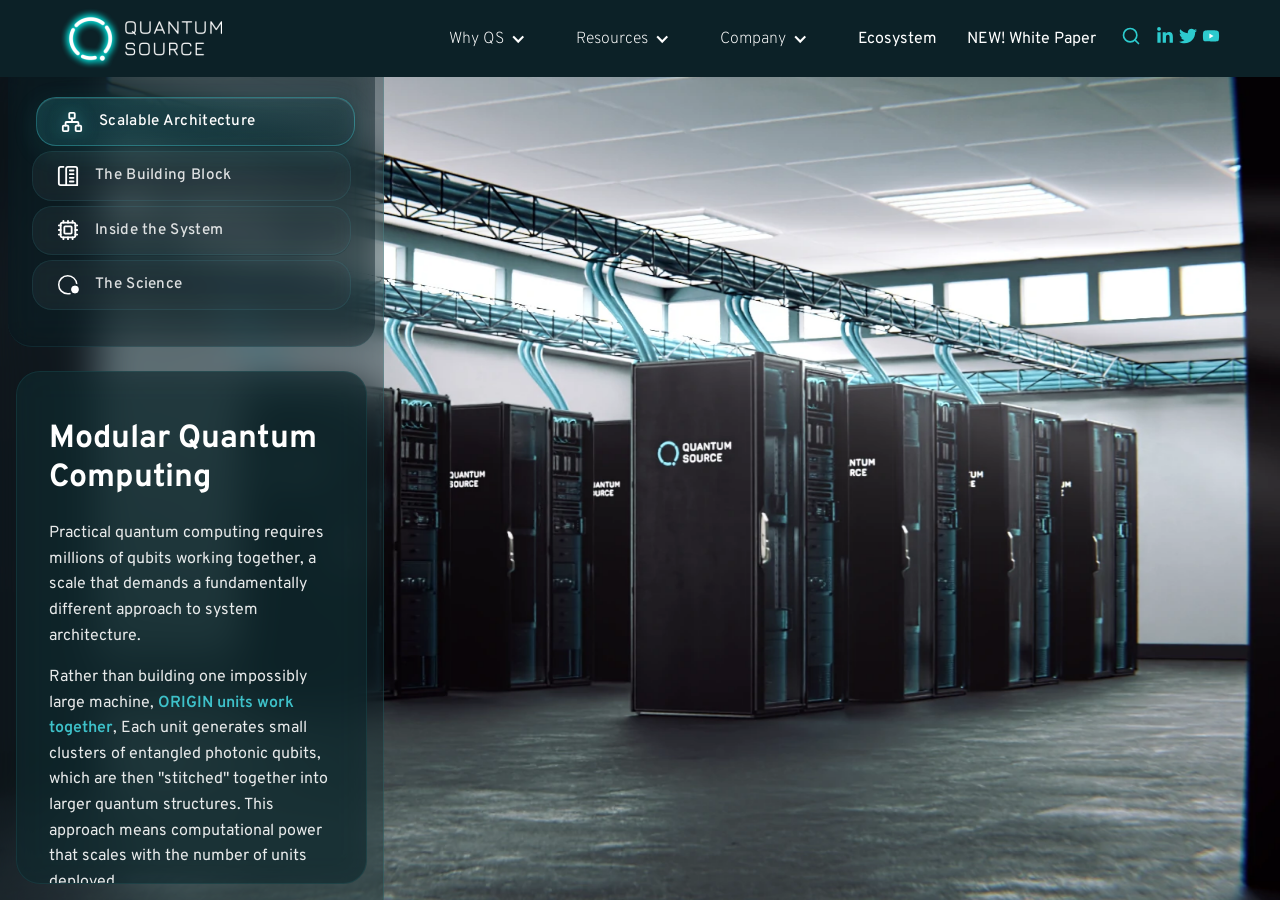
<file: index.html>
<!DOCTYPE html>
<html lang="en">
<head>
    <meta charset="UTF-8">
    <meta name="viewport" content="width=device-width, initial-scale=1.0">
    <title>Quantum Source - Universal Quantum Computing</title>
    <link rel="icon" href="favicon.ico" type="image/x-icon">
    
    <!-- Google Fonts -->
    <link rel="preconnect" href="https://fonts.googleapis.com">
    <link rel="preconnect" href="https://fonts.gstatic.com" crossorigin>
    <link href="https://fonts.googleapis.com/css2?family=Overpass:ital,wght@0,100..900;1,100..900&display=swap" rel="stylesheet">
    
    <!-- Styles -->
    <link rel="stylesheet" href="header/header.css">
    <link rel="stylesheet" href="style.css">
</head>
<body>
    <!-- Site Header -->
    <div data-animation="default" data-collapse="medium" data-duration="400" data-easing="ease" data-easing2="ease"
        role="banner" class="navbar--dark w-nav" id="siteHeader">
        <div class="container w-container">
            <div class="div-block-4">
                <div class="div-block-3">
                    <a href="https://webs-stellar-site-9d0609.webflow.io/" class="brand-2 me-3 w-nav-brand"
                        aria-label="home">
                        <img src="header/qs-logo.png" loading="lazy" width="162" alt="Quantum Source" class="image-57">
                    </a>
                    <nav role="navigation" class="nav-menu-2 w-nav-menu">
                        <div data-hover="false" data-delay="0" class="dropdown-2 w-dropdown" style="max-width: 1120px;">
                            <div class="dropdown-toggle-2 w-dropdown-toggle" aria-haspopup="menu" aria-expanded="false"
                                role="button" tabindex="0">
                                <a href="https://webs-stellar-site-9d0609.webflow.io/resources" class="link-14">Why
                                    QS</a>
                                <div class="icon-3 w-icon-dropdown-toggle" aria-hidden="true"></div>
                            </div>
                            <nav class="dropdown-list-2 w-dropdown-list">
                                <a href="https://webs-stellar-site-9d0609.webflow.io/approach"
                                    class="dropdown-link-3 w-dropdown-link" tabindex="0">Approach</a>
                                <a href="https://webs-stellar-site-9d0609.webflow.io/technology"
                                    class="dropdown-link-3 w-dropdown-link" tabindex="0">Technology</a>
                                <a href="https://webs-stellar-site-9d0609.webflow.io/building-block" aria-current="page"
                                    class="dropdown-link-2 w-dropdown-link w--current" tabindex="0">Building Block</a>
                            </nav>
                        </div>
                        <div data-hover="false" data-delay="0" class="dropdown-2 w-dropdown" style="max-width: 1120px;">
                            <div class="dropdown-toggle-2 w-dropdown-toggle" aria-haspopup="menu" aria-expanded="false"
                                role="button" tabindex="0">
                                <a href="https://webs-stellar-site-9d0609.webflow.io/resources"
                                    class="link-14">Resources</a>
                                <div class="icon-3 w-icon-dropdown-toggle" aria-hidden="true"></div>
                            </div>
                            <nav class="dropdown-list-2 w-dropdown-list">
                                <a href="https://webs-stellar-site-9d0609.webflow.io/resources"
                                    class="dropdown-link-3 w-dropdown-link" tabindex="0">All</a>
                                <a href="https://webs-stellar-site-9d0609.webflow.io/blogs"
                                    class="dropdown-link-3 w-dropdown-link" tabindex="0">Blogs</a>
                                <a href="https://webs-stellar-site-9d0609.webflow.io/papers"
                                    class="dropdown-link-2 w-dropdown-link" tabindex="0">Papers</a>
                                <a href="https://webs-stellar-site-9d0609.webflow.io/videos"
                                    class="dropdown-link-4 w-dropdown-link" tabindex="0">Videos</a>
                                <a href="https://webs-stellar-site-9d0609.webflow.io/news"
                                    class="dropdown-link-5 w-dropdown-link" tabindex="0">News</a>
                            </nav>
                        </div>
                        <div data-hover="false" data-delay="0" class="dropdown-2 w-dropdown" style="max-width: 1120px;">
                            <div class="dropdown-toggle-2 w-dropdown-toggle" aria-haspopup="menu" aria-expanded="false"
                                role="button" tabindex="0">
                                <a href="https://webs-stellar-site-9d0609.webflow.io/resources"
                                    class="link-14">Company</a>
                                <div class="icon-3 w-icon-dropdown-toggle" aria-hidden="true"></div>
                            </div>
                            <nav class="dropdown-list-2 w-dropdown-list">
                                <a href="https://webs-stellar-site-9d0609.webflow.io/about-us"
                                    class="dropdown-link-3 w-dropdown-link" tabindex="0">About</a>
                                <a href="https://www.linkedin.com/company/quantum-source-labs-ltd/" target="_blank"
                                    class="dropdown-link-3 w-dropdown-link" tabindex="0">Careers</a>
                                <a href="https://webs-stellar-site-9d0609.webflow.io/contact-us"
                                    class="dropdown-link-2 w-dropdown-link" tabindex="0">Contact Us</a>
                            </nav>
                        </div>
                        <a href="https://webs-stellar-site-9d0609.webflow.io/ecosystem" class="nav-link-2 w-nav-link"
                            style="max-width: 1120px;">Ecosystem</a>
                        <a href="https://webs-stellar-site-9d0609.webflow.io/contact-us" class="nav-link-2 w-nav-link"
                            style="max-width: 1120px;">NEW! White Paper</a>
                        <div class="searchbox-wrapper">
                            <a href="#" class="search-icon w-inline-block">
                                <div class="html-embed-3 w-embed">
                                    <svg class="feather feather-search" fill="none" height="20" stroke="#2DCBCE"
                                        stroke-linecap="round" stroke-linejoin="round" stroke-width="2"
                                        viewBox="0 0 24 24" width="20" xmlns="http://www.w3.org/2000/svg">
                                        <circle cx="11" cy="11" r="8"></circle>
                                        <line x1="21" x2="16.65" y1="21" y2="16.65"></line>
                                    </svg>
                                </div>
                            </a>
                            <div class="searchresultbox">
                                <div class="w-embed">
                                    <div class="searchbox-grid">
                                        <div class="input-search-grid">
                                            <input class="resultbox" type="search" value="" id="resinput"
                                                placeholder="search">
                                            <button type="submit" class="res-btn" onclick="SearchSite()"></button>
                                        </div>
                                    </div>
                                </div>
                            </div>
                        </div>
                    </nav>
                    <div class="div-block-32">
                        <a href="https://www.linkedin.com/company/quantum-source-labs-ltd/" target="_blank"
                            class="nav-link w-inline-block">
                            <div class="html-embed-3 w-embed">
                                <svg height="18" width="18" fill="#2DCBCE" viewBox="0 0 448 512"
                                    xmlns="http://www.w3.org/2000/svg">
                                    <path
                                        d="M100.28 448H7.4V148.9h92.88zM53.79 108.1C24.09 108.1 0 83.5 0 53.8a53.79 53.79 0 0 1 107.58 0c0 29.7-24.1 54.3-53.79 54.3zM447.9 448h-92.68V302.4c0-34.7-.7-79.2-48.29-79.2-48.29 0-55.69 37.7-55.69 76.7V448h-92.78V148.9h89.08v40.8h1.3c12.4-23.5 42.69-48.3 87.88-48.3 94 0 111.28 61.9 111.28 142.3V448z">
                                    </path>
                                </svg>
                            </div>
                        </a>
                        <a href="https://twitter.com/QS_Labs" target="_blank" class="nav-link w-inline-block">
                            <div class="html-embed-3 w-embed">
                                <svg height="18" width="18" fill="#2DCBCE" version="1.1" viewBox="0 0 512 512"
                                    xml:space="preserve" xmlns="http://www.w3.org/2000/svg">
                                    <rect height="400" style="fill:none;" width="400" x="56" y="56"></rect>
                                    <path
                                        d="M161.014,464.013c193.208,0 298.885,-160.071 298.885,-298.885c0,-4.546 0,-9.072 -0.307,-13.578c20.558,-14.871 38.305,-33.282 52.408,-54.374c-19.171,8.495 -39.51,14.065 -60.334,16.527c21.924,-13.124 38.343,-33.782 46.182,-58.102c-20.619,12.235 -43.18,20.859 -66.703,25.498c-19.862,-21.121 -47.602,-33.112 -76.593,-33.112c-57.682,0 -105.145,47.464 -105.145,105.144c0,8.002 0.914,15.979 2.722,23.773c-84.418,-4.231 -163.18,-44.161 -216.494,-109.752c-27.724,47.726 -13.379,109.576 32.522,140.226c-16.715,-0.495 -33.071,-5.005 -47.677,-13.148l0,1.331c0.014,49.814 35.447,93.111 84.275,102.974c-15.464,4.217 -31.693,4.833 -47.431,1.802c13.727,42.685 53.311,72.108 98.14,72.95c-37.19,29.227 -83.157,45.103 -130.458,45.056c-8.358,-0.016 -16.708,-0.522 -25.006,-1.516c48.034,30.825 103.94,47.18 161.014,47.104">
                                    </path>
                                </svg>
                            </div>
                        </a>
                        <a href="https://www.youtube.com/channel/UC0beEcUIGopYE1I6PlLeJvQ" target="_blank"
                            class="nav-link w-inline-block">
                            <div class="html-embed-3 w-embed">
                                <svg height="18" style="enable-background:new 0 0 512 512;" version="1.1"
                                    viewBox="0 0 512 512" width="18" xml:space="preserve"
                                    xmlns="http://www.w3.org/2000/svg">
                                    <g id="_x33_95-youtube">
                                        <g>
                                            <path
                                                d="M476.387,144.888c-5.291-19.919-20.878-35.608-40.67-40.933C399.845,94.282,256,94.282,256,94.282    s-143.845,0-179.719,9.674c-19.791,5.325-35.378,21.013-40.668,40.933c-9.612,36.105-9.612,111.438-9.612,111.438    s0,75.334,9.612,111.438c5.29,19.92,20.877,34.955,40.668,40.281C112.155,417.719,256,417.719,256,417.719    s143.845,0,179.717-9.674c19.792-5.326,35.379-20.361,40.67-40.281c9.612-36.104,9.612-111.438,9.612-111.438    S485.999,180.994,476.387,144.888z"
                                                style="fill:#2DCBCE;"></path>
                                            <polygon points="208.954,324.723 208.954,187.93 329.18,256.328   "
                                                style="fill:#fff;"></polygon>
                                        </g>
                                    </g>
                                    <g id="Layer_1"></g>
                                </svg>
                            </div>
                        </a>
                    </div>
                    <div class="menu-button-2 w-nav-button" aria-label="menu" role="button" tabindex="0"
                        aria-controls="w-nav-overlay-0" aria-haspopup="menu" aria-expanded="false">
                        <div class="icon-4 w-icon-nav-menu"></div>
                    </div>
                </div>
            </div>
            <div class="w-nav-overlay" data-wf-ignore="" id="w-nav-overlay-0"></div>
        </div>
    </div>
    <!-- Background Animation/Image Container -->
    <div class="background-container">
        <div id="clickCaptureLayer" class="click-capture-layer"></div>
        <img src="assets/images/state1.webp" 
             alt="Quantum Source Lab Environment" 
             class="state-visual"
             id="stateVisual">
        <video class="state-animation" 
               id="stateAnimation"
               preload="auto"
               muted
               playsinline
               webkit-playsinline
               disablePictureInPicture>
            <source src="" type="video/webm">
        </video>
    </div>

    <!-- Desktop Sidebar -->
    <div class="sidebar">
        <!-- Utility Menu -->
        <div class="utility-menu">
            <button class="utility-btn" title="Menu">
                <svg class="utility-icon" viewBox="0 0 24 24">
                    <path d="M3 18h18v-2H3v2zm0-5h18v-2H3v2zm0-7v2h18V6H3z"/>
                </svg>
            </button>
            
            <button class="utility-btn" title="Home">
                <svg class="utility-icon" viewBox="0 0 24 24">
                    <path d="M10 20v-6h4v6h5v-8h3L12 3 2 12h3v8z"/>
                </svg>
            </button>
            
            <button class="utility-btn" title="Audio">
                <svg class="utility-icon" viewBox="0 0 24 24">
                    <path d="M3 9v6h4l5 5V4L7 9H3zm13.5 3c0-1.77-1.02-3.29-2.5-4.03v8.05c1.48-.73 2.5-2.25 2.5-4.02zM14 3.23v2.06c2.89.86 5 3.54 5 6.71s-2.11 5.85-5 6.71v2.06c4.01-.91 7-4.49 7-8.77s-2.99-7.86-7-8.77z"/>
                </svg>
            </button>
        </div>

        <!-- Desktop Navigation Menu -->
        <nav class="nav-menu">
            <button class="nav-item active" data-state="1" data-mobile-text="Architecture">
                <img src="assets/ui-icons/nav-bar/network.svg" class="nav-icon" alt="Scalable Architecture Icon">
                <span class="nav-text">Scalable Architecture</span>
            </button>
            
            <button class="nav-item" data-state="2" data-mobile-text="Origin">
                <img src="assets/ui-icons/nav-bar/building-2.svg" class="nav-icon" alt="The Building Block Icon">
                <span class="nav-text">The Building Block</span>
            </button>
            
            <button class="nav-item" data-state="3" data-mobile-text="System">
                <img src="assets/ui-icons/nav-bar/cpu.svg" class="nav-icon" alt="Inside the System Icon">
                <span class="nav-text">Inside the System</span>
            </button>
            
            <button class="nav-item" data-state="4" data-mobile-text="Science">
                <img src ="assets/ui-icons/nav-bar/cavity-QED2.svg" class="nav-icon" alt="The Science Icon">
                <span class="nav-text">The Science</span>
            </button>
        </nav>

        <!-- Desktop Content Area -->
        <div class="content-area" id="contentArea">
            <h1 class="main-title" id="mainTitle">Modular Quantum Computing</h1>
            <p class="description" id="description1">
                Practical quantum computing requires millions of qubits working together—a scale that demands a fundamentally different approach to system architecture.
            </p>
            <p class="description" id="description2">
                Rather than building one impossibly large machine, ORIGIN units work together. Each unit generates small clusters of entangled photonic qubits, which are then "stitched" together into larger quantum structures. This fusion-based approach means computational power scales with the number of units deployed.
            </p>
            <button class="video-button" id="videoButton" style="display: none;">
                <svg class="video-icon" viewBox="0 0 24 24" fill="none" xmlns="http://www.w3.org/2000/svg">
                    <path d="M8 5v14l11-7z" fill="currentColor"/>
                </svg>
                <span>Watch Full Explainer Video</span>
            </button>
            <div class="svg-container" id="svgContainer"></div>
            <p class="description" id="description3"></p>
        </div>
    </div>

    <!-- Mobile Navigation Bar (shown only on mobile) -->
    <div class="mobile-nav-bar">
        <button class="nav-item active" data-state="1" data-mobile-text="Scalability">
            <img src="assets/ui-icons/nav-bar/network.svg" class="nav-icon" alt="Scalable Architecture Icon">
            <span class="nav-text">Scalable Architecture</span>
        </button>
        
        <button class="nav-item" data-state="2" data-mobile-text="Origin">
            <img src="assets/ui-icons/nav-bar/building-2.svg" class="nav-icon" alt="The Building Block Icon">
            <span class="nav-text">The Building Block</span>
        </button>
        
        <button class="nav-item" data-state="3" data-mobile-text="System">
            <img src="assets/ui-icons/nav-bar/cpu.svg" class="nav-icon" alt="Inside the System Icon">
            <span class="nav-text">Inside the System</span>
        </button>
        
        <button class="nav-item" data-state="4" data-mobile-text="Science">
            <img src="assets/ui-icons/nav-bar/cavity-QED2.svg" class="nav-icon" alt="The Science Icon">
            <span class="nav-text">The Science</span>
        </button>
    </div>

    <!-- Mobile Content Strip (shown only on mobile) -->
    <div class="mobile-content-strip" id="mobileContentArea">
        <h1 class="main-title" id="mobileMainTitle">Modular Quantum Computing</h1>
        <p class="description" id="mobileDescription1">
            Practical quantum computing requires millions of qubits working together—a scale that demands a fundamentally different approach to system architecture.
        </p>
        <p class="description" id="mobileDescription2">
            Rather than building one impossibly large machine, ORIGIN units work together. Each unit generates small clusters of entangled photonic qubits, which are then "stitched" together into larger quantum structures. This fusion-based approach means computational power scales with the number of units deployed.
        </p>
        <button class="video-button" id="mobileVideoButton" style="display: none;">
            <svg class="video-icon" viewBox="0 0 24 24" fill="none" xmlns="http://www.w3.org/2000/svg">
                <path d="M8 5v14l11-7z" fill="currentColor"/>
            </svg>
            <span>Watch Full Explainer Video</span>
        </button>
        <div class="svg-container" id="mobileSvgContainer"></div>
        <p class="description" id="mobileDescription3"></p>
    </div>

    <!-- Script -->
    <script src="header/header.js"></script>
    <script src="script.js"></script>
</body>
</html>
</file>
<file: header/header.css>
/* Font Definitions */
@font-face {
    font-family: webflow-icons;
    src: url("[data-uri]") format("truetype");
    font-weight: normal;
    font-style: normal;
}

[class^="w-icon-"],
[class*=" w-icon-"] {
    speak: none;
    font-variant: normal;
    text-transform: none;
    -webkit-font-smoothing: antialiased;
    -moz-osx-font-smoothing: grayscale;
    font-style: normal;
    font-weight: normal;
    line-height: 1;
    font-family: webflow-icons !important;
}

.w-icon-nav-menu:before {
    content: "";
}

.w-icon-dropdown-toggle:before {
    content: "";
}

/* Base Styles */
/* 
 * Note: Body styles removed to prevent conflicts with main app styles.
 * The main app's style.css handles body styling.
 */

* {
    box-sizing: border-box;
}

/* Header-specific link and image resets */
.navbar--dark a {
    background-color: transparent;
    text-decoration: none;
}

.navbar--dark img {
    border: 0;
    vertical-align: middle;
    max-width: 100%;
    display: inline-block;
}

/* Variables */
:root {
    --arctic-color: #2dcbce;
    --white-color: #fff;
    --navbg-bg: #09181f;
    --text-subheading-color: #0e2c39;
    --text-dark-color: #0e2c39;
}

/* Navbar Styles */
.navbar--dark {
    background-color: #0c2127;
    padding-top: 8px;
    padding-bottom: 8px;
    transition: all .7s ease-in;
    display: block;
    position: fixed;
    top: 0;
    left: 0;
    right: 0;
    z-index: 9999; /* Higher z-index to ensure header stays above all app content */
}

.w-container {
    max-width: 1200px;
    margin-left: auto;
    margin-right: auto;
    padding-left: 20px;
    padding-right: 20px;
}

.w-container:before,
.w-container:after {
    content: " ";
    display: table;
    grid-area: 1 / 1 / 2 / 2;
}

.w-container:after {
    clear: both;
}

.div-block-4 {
    display: flex;
    justify-content: space-between;
    align-items: center;
}

.div-block-3 {
    display: flex;
    justify-content: space-between;
    align-items: center;
    width: 100%;
}

.brand-2 {
    margin-right: 2rem;
    display: flex;
    align-items: center;
}

.nav-menu-2 {
    display: flex;
    padding-top: 0;
    padding-left: 0;
    flex: 1;
    align-self: auto;
    align-items: center;
    justify-content: flex-end;
}

.nav-link-2 {
    color: #fff;
    padding: 10px 15px;
    display: flex;
    align-items: center;
    position: relative;
}

.nav-link-2::after {
    content: "";
    position: absolute;
    bottom: 0;
    left: 15px;
    right: 15px;
    height: 2px;
    background-color: var(--arctic-color);
    transform: scaleX(0);
    transition: transform 0.15s ease;
}

.nav-link-2:hover::after {
    transform: scaleX(1);
}

.nav-link-2:hover {
    color: #fff;
}

.nav-link-2.w--current {
    color: var(--white-color);
    text-decoration: none;
    border-bottom: 2px solid var(--arctic-color);
}

.nav-link-2.w--current::after {
    display: none;
}

/* Dropdown Styles */
.w-dropdown {
    display: inline-block;
    position: relative;
    text-align: left;
    margin-left: auto;
    margin-right: auto;
    z-index: 900;
}

.dropdown-2 {
    margin-left: 15px;
    margin-right: 15px;
    font-family: Overpass, sans-serif;
    font-weight: 200;
    line-height: 1;
}

.dropdown-toggle-2 {
    padding: 10px 0;
    cursor: pointer;
    display: flex;
    align-items: center;
    user-select: none;
    padding-right: 20px;
    color: #222;
    position: relative;
}

.link-14 {
    color: #fff;
    line-height: 1;
    text-decoration: none;
    white-space: nowrap;
}

.w-icon-dropdown-toggle {
    position: relative;
    top: auto;
    bottom: auto;
    right: auto;
    margin-left: 6px;
    width: 1em;
    height: 1em;
    color: #fff;
    display: flex;
    align-items: center;
}

.dropdown-list-2 {
    display: none;
    position: absolute;
    background-color: var(--text-subheading-color);
    width: 120px;
    min-width: 100%;
}

.dropdown-list-2.w--open {
    display: block;
}

.w-dropdown-link {
    padding: 10px 20px;
    display: block;
    color: #222;
}

.dropdown-link-3,
.dropdown-link-2,
.dropdown-link-4,
.dropdown-link-5 {
    color: #fff;
    font-weight: 200;
    text-decoration: none;
}

.dropdown-link-3:hover,
.dropdown-link-2:hover,
.dropdown-link-4:hover,
.dropdown-link-5:hover {
    color: var(--arctic-color);
}

.w-dropdown-link.w--current {
    color: var(--arctic-color);
}

/* Search Box */
.searchbox-wrapper {
    position: relative;
    display: flex;
    align-items: center;
}

.search-icon {
    margin-left: 10px;
    margin-right: 15px;
    display: flex;
    align-items: center;
}

.searchresultbox {
    display: none;
    position: absolute;
    width: 400px;
    right: -110px;
    top: 58px;
    padding: 15px 20px;
    background: #09181f;
}

.searchbox-wrapper.current .searchresultbox {
    display: block;
}

.searchbox-grid {
    display: flex;
    justify-content: flex-start;
    align-items: center;
}

.input-search-grid {
    width: 100%;
    position: relative;
}

.resultbox {
    width: 100%;
    height: 38px;
    color: #333;
    background-color: #fff;
    border: 1px solid #ccc;
    padding: 8px 12px;
    font-size: 14px;
    display: block;
}

.res-btn {
    position: absolute;
    right: 0px;
    top: 0px;
    background-image: url(https://cdn.prod.website-files.com/656dc935e090a122a4b2647f/65f2bf55e0c85b400473e5a2_8666693_search_icon-svg.png);
    background-repeat: no-repeat;
    background-size: 24px;
    background-color: #2dcbce;
    background-position: center;
    width: 40px;
    height: 100%;
    border: 0;
    cursor: pointer;
}

/* Social Icons */
.div-block-32 {
    display: flex;
    align-items: center;
    gap: 5px;
    align-self: center;
}

.medium-icon {
    margin-left: 10px;
    margin-right: 10px;
}

/* Mobile Menu Button */
.menu-button-2 {
    display: none;
    /* Hidden on desktop */
    padding: 18px;
    cursor: pointer;
    user-select: none;
    font-size: 24px;
}

.w-nav-button {
    position: relative;
    float: right;
    padding: 18px;
    font-size: 24px;
    display: none;
    cursor: pointer;
    -webkit-tap-highlight-color: rgba(0, 0, 0, 0);
    user-select: none;
}

.icon-4 {
    color: #fff;
}

/* Responsive Styles */
@media screen and (max-width: 991px) {
    .w-container {
        max-width: 728px;
        padding-left: 50px;
        padding-right: 50px;
    }

    .w-nav-menu {
        display: none;
        /* Hidden by default on mobile, toggled by JS */
    }

    .nav-menu-2 {
        display: none;
        background-color: var(--navbg-bg);
        padding-top: 20px;
        padding-bottom: 20px;
        position: absolute;
        top: 100%;
        left: 0;
        right: 0;
        flex-direction: column;
        padding-left: 120px;
        align-items: flex-start;
    }

    .nav-menu-2.w--nav-menu-open {
        display: flex;
    }

    .menu-button-2 {
        display: block;
        padding: 10px;
    }

    .w-nav-button {
        display: block;
    }

    .dropdown-2 {
        margin-left: 0;
        margin-right: 0;
        display: block;
        padding: 10px 0;
    }

    .dropdown-list-2 {
        position: static;
        width: 100%;
        background-color: transparent;
        padding-left: 20px;
    }

    .nav-link-2 {
        padding: 10px 0;
    }

    .nav-link-2::after {
        display: none;
    }

    .nav-link-2:hover {
        color: var(--arctic-color);
    }

    .div-block-3 {
        align-items: center;
    }

    .search-icon {
        display: none;
    }

    .searchbox-wrapper {
        display: none;
    }

    .div-block-32 {
        display: flex;
        margin-left: auto;
        margin-right: 0;
    }

    /* Mobile Menu Styling from source */
    body nav.w-nav-menu {
        width: 680px;
        margin: auto;
    }

    body nav.w-nav-menu:before {
        content: "";
        background: var(--navbg-bg);
        position: absolute;
        left: -140px;
        right: 0;
        top: 0;
        bottom: 0;
        width: 9999px;
    }
}

@media screen and (max-width: 767px) {
    .navbar--dark {
        padding-top: 10px;
        padding-bottom: 10px;
    }

    .w-nav-brand {
        padding-left: 0;
    }

    .brand-2 img {
        width: 120px;
    }

    body nav.w-nav-menu {
        width: 100%;
        margin: 0;
    }

    .nav-link-2.w--current {
        width: auto;
    }

    .menu-button-2.w--open {
        background-color: transparent;
    }

    .menu-button-2.w--open .icon-4 {
        color: #2dcbce;
    }

    .div-block-3 {
        justify-content: space-between;
        width: 100%;
    }

    .nav-menu-2 {
        padding-left: 60px;
    }

    .searchbox-wrapper {
        display: none;
    }
}
</file>
<file: style.css>
/**
 * Origin Interactive Experience - Stylesheet (Production Version)
 * 
 * LAYOUT MODES:
 * - Desktop (width > 768px): Sidebar with nav + content on left, visual on right
 * - Mobile Portrait (width ≤ 768px, portrait): Top nav bar, visual below, content strip at bottom
 * - Mobile Landscape (width ≤ 1024px, landscape): Narrow sidebar, content strip, visual on right
 * 
 * KEY CUSTOMIZATION POINTS:
 * - Colors: Modify CSS variables in :root
 * - Utility menu: Change .utility-menu { display: none; } to enable audio controls
 * - Breakpoints: 768px mobile threshold, 1024px tablet threshold
 * 
 * NOTE: Uses backdrop-filter for glass morphism effects. Requires Safari 9+, Chrome 76+
 */

/* CSS Variables v13 - Modern Elegant Design with Glass Morphism */
:root {
    --secondary-bg: #0F282D;
    --main-bg: #183948;
    --menu-bar: #09181F;
    --secondary: #166470;
    --accent: #3EC1C9;
    --text-overlay-bg: rgba(15, 40, 45, 0.8);
    --menu-gradient: linear-gradient(90deg, #0F282D 0%, rgba(15, 40, 45, 0.8) 100%);
    --glass-bg: rgba(255, 255, 255, 0.05);
    --glass-border: rgba(62, 193, 201, 0.1);
    --glass-hover: rgba(62, 193, 201, 0.08);
    --glass-active: linear-gradient(135deg, rgba(62, 193, 201, 0.2), rgba(22, 100, 112, 0.15));
    /* Header height variables for proper spacing */
    --header-height: 52px;
    --header-height-mobile: 56px;
}

/* CSS Reset */
* {
    margin: 0;
    padding: 0;
    box-sizing: border-box;
}

html, body {
    height: 100%;
    font-family: 'Overpass', -apple-system, BlinkMacSystemFont, 'Segoe UI', Roboto, sans-serif;
    overflow: hidden;
    background: var(--menu-bar);
    /* Optimize touch responsiveness */
    touch-action: manipulation;
    -webkit-tap-highlight-color: transparent;
}

/* Full Screen Background Container */
.background-container {
    position: fixed;
    top: var(--header-height);
    left: 0;
    width: 100vw;
    height: calc(100vh - var(--header-height));
    z-index: 1;
    overflow: hidden;
}

.state-visual {
    width: 100%;
    height: 100%;
    object-fit: cover;
    object-position: center;
    will-change: transform;
}

.state-animation {
    position: absolute;
    top: 0;
    left: 0;
    width: 100%;
    height: 100%;
    object-fit: cover;
    object-position: center center;
    opacity: 0;
    transition: opacity 0.1s ease;
    z-index: 2;
    will-change: opacity;
    /* Force consistent scaling regardless of video dimensions */
    transform: scale(1);
    transform-origin: center center;
    /* Ensure consistent pixel alignment */
    backface-visibility: hidden;
    -webkit-backface-visibility: hidden;
}

.state-animation.playing {
    opacity: 1;
}

/* Make background elements completely non-interactive, EXCEPT the click capture layer */
.background-container {
    touch-action: none;
}

.state-visual,
.state-animation {
    pointer-events: none;
    user-select: none;
    -webkit-user-select: none;
    -webkit-touch-callout: none;
    -webkit-tap-highlight-color: transparent;
}

/* Desktop Layout - Default */
.sidebar {
    position: fixed;
    top: var(--header-height);
    left: 0;
    width: 30vw;
    height: calc(100vh - var(--header-height));
    background: rgba(15, 40, 45, 0.4);
    backdrop-filter: blur(20px);
    -webkit-backdrop-filter: blur(20px);
    border-right: 1px solid rgba(62, 193, 201, 0.15);
    z-index: 10;
    display: flex;
    flex-direction: column;
}

/* Desktop Navigation Menu */
.nav-menu {
    background: rgba(9, 24, 31, 0.3);
    backdrop-filter: blur(15px);
    -webkit-backdrop-filter: blur(15px);
    padding: 2rem 1.5rem;
    border-bottom: 1px solid rgba(62, 193, 201, 0.1);
    border-radius: 0 0 24px 24px;
    margin: 0.5rem;
}

.nav-item {
    display: flex;
    align-items: center;
    padding: 0.8rem 1.5rem;
    margin: 0.3rem 0;
    color: rgba(255, 255, 255, 0.85);
    text-decoration: none;
    transition: all 0.3s cubic-bezier(0.25, 0.46, 0.45, 0.94);
    border: none;
    background: rgba(255, 255, 255, 0.05);
    backdrop-filter: blur(10px);
    -webkit-backdrop-filter: blur(10px);
    border-radius: 20px;
    width: 100%;
    cursor: pointer;
    font-family: inherit;
    position: relative;
    overflow: hidden;
    transform: scale(1);
    border: 1px solid rgba(62, 193, 201, 0.1);
}

/* Immediate press feedback */
.nav-item:active {
    transform: scale(0.98);
    transition: transform 0.1s ease;
}

/* Ripple animation for touch feedback */
.nav-item.ripple {
    animation: ripple-effect 0.4s ease-out;
}

@keyframes ripple-effect {
    0% { transform: scale(0.95); }
    50% { transform: scale(1.02); }
    100% { transform: scale(1); }
}

/* Modern hover effect with pill expansion */
.nav-item::before {
    content: '';
    position: absolute;
    top: 0;
    left: 0;
    right: 0;
    bottom: 0;
    background: linear-gradient(135deg, rgba(62, 193, 201, 0.15), rgba(22, 100, 112, 0.15));
    border-radius: 20px;
    opacity: 0;
    transition: opacity 0.3s ease;
    z-index: -1;
}

.nav-item:hover {
    background: rgba(62, 193, 201, 0.08);
    border-color: rgba(62, 193, 201, 0.3);
    color: white;
    transform: translateX(8px) scale(1.02);
    box-shadow: 
        0 4px 20px rgba(62, 193, 201, 0.1),
        0 2px 8px rgba(0, 0, 0, 0.2);
}

.nav-item:hover::before {
    opacity: 1;
}

.nav-item.active {
    background: linear-gradient(135deg, rgba(62, 193, 201, 0.2), rgba(22, 100, 112, 0.15));
    border-color: rgba(62, 193, 201, 0.4);
    color: white;
    box-shadow: 
        0 6px 25px rgba(62, 193, 201, 0.15),
        0 3px 12px rgba(0, 0, 0, 0.3),
        inset 0 1px 0 rgba(255, 255, 255, 0.1);
    transform: translateX(4px);
    animation: subtle-glow 3s ease-in-out infinite;
}

/* Subtle glow animation for active state */
@keyframes subtle-glow {
    0%, 100% { box-shadow: 0 6px 25px rgba(62, 193, 201, 0.15), 0 3px 12px rgba(0, 0, 0, 0.3), inset 0 1px 0 rgba(255, 255, 255, 0.1); }
    50% { box-shadow: 0 6px 30px rgba(62, 193, 201, 0.2), 0 3px 15px rgba(0, 0, 0, 0.3), inset 0 1px 0 rgba(255, 255, 255, 0.15); }
}

.nav-icon {
    width: 22px;
    height: 22px;
    margin-right: 1rem;
    fill: currentColor;
    transition: all 0.3s ease;
    position: relative;
    z-index: 1;
}

.nav-icon[src$=".svg"] {
    filter: brightness(0) invert(1);
}

.nav-item:hover .nav-icon {
    transform: scale(1.1);
}

.nav-item.active .nav-icon {
    filter: brightness(0) invert(1) drop-shadow(0 0 8px rgba(62, 193, 201, 0.6));
}

.nav-text {
    font-size: 0.95rem;
    font-weight: 500;
    position: relative;
    z-index: 1;
    letter-spacing: 0.3px;
}

/* Desktop Content Area */
.content-area {
    flex: 1;
    padding: 3rem 2rem;
    background: rgba(15, 40, 45, 0.6);
    backdrop-filter: blur(15px);
    -webkit-backdrop-filter: blur(15px);
    overflow-y: auto;
    transition: opacity 0.3s ease;
    margin: 1rem;
    border-radius: 24px;
    border: 1px solid rgba(62, 193, 201, 0.1);
    /* Custom scrollbar styling */
    scrollbar-width: thin;
    scrollbar-color: rgba(62, 193, 201, 0.6) rgba(255, 255, 255, 0.1);
}

/* Webkit scrollbar styling for desktop content area */
.content-area::-webkit-scrollbar {
    width: 8px;
}

.content-area::-webkit-scrollbar-track {
    background: rgba(255, 255, 255, 0.05);
    border-radius: 4px;
    margin: 8px 0;
}

.content-area::-webkit-scrollbar-thumb {
    background: rgba(62, 193, 201, 0.6);
    border-radius: 4px;
    transition: background 0.3s ease;
}

.content-area::-webkit-scrollbar-thumb:hover {
    background: rgba(62, 193, 201, 0.8);
}

.content-area::-webkit-scrollbar-corner {
    background: transparent;
}

.content-area.fade-out {
    opacity: 0;
}

.main-title {
    font-family: 'Overpass', sans-serif;
    font-weight: 700;
    font-size: 2rem;
    color: white !important;
    line-height: 1.2;
    margin-bottom: 1.5rem;
}

.description {
    color: rgba(255, 255, 255, 0.9) !important;
    line-height: 1.6;
    font-size: 1rem;
    margin-bottom: 1rem;
}

.description:last-child {
    margin-bottom: 0;
}

/* SVG Container Styles */
.svg-container {
    margin-top: 2rem;
    margin-bottom: 2rem;
    text-align: center;
    opacity: 0;
    transition: opacity 0.5s ease-in;
    width: 100%;
}

.svg-container svg {
    width: 100% !important;
    height: auto !important;
    max-height: 300px;
    min-height: 200px;
    filter: drop-shadow(0 2px 8px rgba(0, 0, 0, 0.3));
    display: block;
    margin: 0 auto;
}

/* Third description appears after SVG */
#description3,
#mobileDescription3 {
    margin-top: 1rem;
    display: none;
    opacity: 1;
    transition: opacity 0.3s ease;
}

/* Mobile SVG adjustments */
@media (max-width: 768px) {
    .svg-container {
        margin-top: 1.5rem;
    }
    
    .svg-container svg {
        width: 100% !important;
        max-height: 220px;
        min-height: 150px;
    }
}

/* Landscape mode SVG adjustments */
@media (max-width: 1024px) and (orientation: landscape) {
    .svg-container svg {
        width: 100% !important;
        max-height: 180px;
        min-height: 120px;
    }
}

.highlight {
    color: var(--accent) !important;
    font-weight: 600;
}

/* Video Button Styles */
.video-button {
    display: inline-flex;
    align-items: center;
    gap: 0.75rem;
    padding: 1rem 1.75rem;
    margin: 1.5rem 0;
    background: linear-gradient(135deg, rgba(62, 193, 201, 0.15), rgba(22, 100, 112, 0.1));
    border: 1px solid rgba(62, 193, 201, 0.3);
    border-radius: 16px;
    color: white;
    font-family: 'Overpass', sans-serif;
    font-size: 1rem;
    font-weight: 600;
    cursor: pointer;
    transition: all 0.3s cubic-bezier(0.25, 0.46, 0.45, 0.94);
    box-shadow: 0 4px 15px rgba(62, 193, 201, 0.1);
    backdrop-filter: blur(10px);
    -webkit-backdrop-filter: blur(10px);
}

.video-button:hover {
    background: linear-gradient(135deg, rgba(62, 193, 201, 0.25), rgba(22, 100, 112, 0.2));
    border-color: rgba(62, 193, 201, 0.5);
    transform: translateY(-2px) scale(1.02);
    box-shadow: 0 6px 25px rgba(62, 193, 201, 0.2);
}

.video-button:active {
    transform: translateY(0) scale(0.98);
    transition: transform 0.1s ease;
}

.video-icon {
    width: 20px;
    height: 20px;
    fill: currentColor;
    transition: transform 0.3s ease;
}

.video-button:hover .video-icon {
    transform: scale(1.1);
}

/* Mobile elements - hidden on desktop */
.mobile-nav-bar {
    display: none;
}

.mobile-content-strip {
    display: none;
}

.utility-menu {
    display: none;
}

/* Tablet Layout */
@media (max-width: 1024px) {
    .sidebar {
        width: 42vw;
    }
    
    .main-title {
        font-size: 1.75rem;
    }
    
    .nav-item {
        padding: 0.75rem 1.5rem;
    }
    
    .nav-item:hover {
        padding-left: 2rem;
    }
}

/* MOBILE LAYOUTS - General mobile styles first */
@media (max-width: 768px) {
    /* Hide desktop sidebar on all mobile */
    .sidebar {
        display: none;
    }
    
    /* Mobile nav bar styling - positioned below header with generous spacing */
    .mobile-nav-bar {
        display: flex;
        position: fixed;
        top: calc(var(--header-height-mobile) + 16px);
        left: 0;
        width: 100vw;
        height: 85px;
        background: rgba(9, 24, 31, 0.8);
        backdrop-filter: blur(20px);
        -webkit-backdrop-filter: blur(20px);
        z-index: 20;
        align-items: center;
        justify-content: center;
        border-bottom: 1px solid rgba(62, 193, 201, 0.15);
        padding: 0.8rem 0.5rem;
        gap: 0.5rem;
    }
    
    .mobile-nav-bar .nav-item {
        display: flex;
        flex-direction: column;
        align-items: center;
        padding: 0.8rem 1rem;
        color: rgba(255, 255, 255, 0.8);
        background: rgba(255, 255, 255, 0.05);
        backdrop-filter: blur(10px);
        -webkit-backdrop-filter: blur(10px);
        border: 1px solid rgba(62, 193, 201, 0.1);
        border-radius: 18px;
        cursor: pointer;
        font-family: inherit;
        transition: all 0.3s cubic-bezier(0.25, 0.46, 0.45, 0.94);
        flex: 1;
        gap: 0.4rem;
        height: 65px;
        justify-content: center;
    }
    
    .mobile-nav-bar .nav-item:active {
        transform: scale(0.95);
    }
    
    .mobile-nav-bar .nav-item:hover {
        background: rgba(62, 193, 201, 0.08);
        border-color: rgba(62, 193, 201, 0.25);
        color: white;
        transform: scale(1.05);
    }
    
    .mobile-nav-bar .nav-item.active {
        background: linear-gradient(135deg, rgba(62, 193, 201, 0.15), rgba(22, 100, 112, 0.1));
        border-color: rgba(62, 193, 201, 0.3);
        color: white;
        box-shadow: 
            0 4px 15px rgba(62, 193, 201, 0.1),
            0 2px 8px rgba(0, 0, 0, 0.2),
            inset 0 1px 0 rgba(255, 255, 255, 0.1);
        transform: scale(1.02);
    }
    
    .mobile-nav-bar .nav-icon {
        width: 22px;
        height: 22px;
        fill: currentColor;
        margin-right: 0;
        transition: all 0.3s ease;
        flex-shrink: 0;
    }
    
    .mobile-nav-bar .nav-icon[src$=".svg"] {
        filter: brightness(0) invert(1);
    }
    
    .mobile-nav-bar .nav-item:hover .nav-icon {
        transform: scale(1.1);
    }
    
    .mobile-nav-bar .nav-item.active .nav-icon {
        filter: brightness(0) invert(1) drop-shadow(0 0 6px rgba(62, 193, 201, 0.5));
    }
    
    .mobile-nav-bar .nav-text {
        font-size: 0.75rem;
        font-weight: 500;
        letter-spacing: 0.2px;
        flex-shrink: 0;
        text-align: center;
    }
    
    /* Mobile content strip styling */
    .mobile-content-strip {
        display: block;
        position: fixed;
        bottom: 0;
        left: 0;
        right: 0;
        width: 100vw;
        background: rgba(15, 40, 45, 0.85);
        backdrop-filter: blur(20px);
        -webkit-backdrop-filter: blur(20px);
        z-index: 15;
        padding: 2rem 1.5rem 4.5rem 1.5rem;
        overflow-y: auto;
        transition: opacity 0.3s ease;
        box-shadow: 
            0 -4px 25px rgba(0, 0, 0, 0.3),
            0 -1px 0 rgba(62, 193, 201, 0.1);
        border-radius: 0 0 28px 28px;
        border-top: 1px solid rgba(62, 193, 201, 0.15);
        min-height: 200px;
    }
    
    .mobile-content-strip.fade-out {
        opacity: 0;
    }
    
    .mobile-content-strip .main-title {
        font-size: 1.4rem;
        margin-bottom: 1rem;
        line-height: 1.2;
        color: white !important;
        font-weight: 700;
    }
    
    .mobile-content-strip .description {
        font-size: 1rem;
        line-height: 1.6;
        margin-bottom: 0.8rem;
        color: rgba(255, 255, 255, 0.9) !important;
    }
    
    .mobile-content-strip .description:last-child {
        margin-bottom: 1rem;
    }
}

/* MOBILE PORTRAIT Mode - for taller screens */
@media (max-width: 768px) and (orientation: portrait) {
    /* Background container fills viewport below header and mobile nav (with spacing) */
    .background-container {
        position: fixed;
        top: calc(var(--header-height-mobile) + 16px + 85px);
        left: 0;
        right: 0;
        bottom: 0;
        width: 100vw;
        height: calc(100vh - var(--header-height-mobile) - 16px - 85px);
        z-index: 1;
    }
    
    /* Image anchored to top of container */
    .state-visual,
    .state-animation {
        position: absolute;
        top: 0;
        left: 0;
        width: 100%;
        height: auto;
        max-height: 65vh;
        object-fit: contain;
        object-position: top center;
    }
    
    /* Content strip - positioned by JavaScript */
    .mobile-content-strip {
        position: fixed;
        left: 0;
        right: 0;
        width: 100vw;
        background: var(--text-overlay-bg);
        z-index: 15;
        padding: 1.25rem 1.25rem 2.5rem 1.25rem;
        overflow-y: auto;
        transition: top 0.3s ease;
        box-shadow: 0 -2px 15px rgba(0, 0, 0, 0.4);
    }
}

/* LANDSCAPE Mode - When height < 740px */
@media (max-width: 1024px) and (orientation: landscape) {
    /* Hide portrait mobile elements */
    .mobile-nav-bar {
        display: none !important;
    }
    
    .mobile-content-strip {
        display: none !important;
    }
    
    /* Show landscape sidebar - account for header */
    .sidebar {
        display: flex !important;
        position: fixed;
        top: var(--header-height);
        left: 0;
        width: 17vw;
        min-width: 108px;
        height: calc(100vh - var(--header-height));
        background: rgba(9, 24, 31, 0.6);
        backdrop-filter: blur(20px);
        -webkit-backdrop-filter: blur(20px);
        z-index: 10;
        flex-direction: column;
        border-right: 1px solid rgba(62, 193, 201, 0.15);
        padding: 1rem 0.5rem;
    }
    
    .sidebar .nav-menu {
        padding: 1rem 0;
        border-bottom: none;
        background: transparent;
        border-radius: 16px;
        margin: 0;
    }
    
    .sidebar .nav-item {
        flex-direction: column;
        padding: 0.8rem 0.5rem;
        text-align: center;
        margin: 0.3rem 0;
        border-radius: 12px;
        background: rgba(255, 255, 255, 0.05);
        border: 1px solid rgba(62, 193, 201, 0.08);
    }
    
    .sidebar .nav-item:hover {
        padding: 0.8rem 0.5rem;
        transform: scale(1.05);
        background: rgba(62, 193, 201, 0.08);
        border-color: rgba(62, 193, 201, 0.2);
    }
    
    .sidebar .nav-item.active {
        border: 1px solid rgba(62, 193, 201, 0.3);
        background: linear-gradient(135deg, rgba(62, 193, 201, 0.15), rgba(22, 100, 112, 0.1));
        box-shadow: 
            0 4px 15px rgba(62, 193, 201, 0.1),
            inset 0 1px 0 rgba(255, 255, 255, 0.1);
    }
    
    .sidebar .nav-icon {
        margin-right: 0;
        margin-bottom: 0.25rem;
        width: 20px;
        height: 20px;
    }
    
    .sidebar .nav-text {
        font-size: 0.65rem;
        line-height: 1;
    }
    
    /* Hide sidebar's content area */
    .sidebar .content-area {
        display: none;
    }
    
    /* Show desktop content area in middle - account for header */
    .content-area {
        display: block !important;
        position: fixed;
        top: var(--header-height);
        left: 17vw;
        width: 33vw;
        height: calc(100vh - var(--header-height));
        padding: 2rem 1.5rem;
        overflow-y: auto;
        background: rgba(15, 40, 45, 0.6);
        backdrop-filter: blur(15px);
        -webkit-backdrop-filter: blur(15px);
        z-index: 5;
        margin: 1rem;
        border-radius: 24px;
        border: 1px solid rgba(62, 193, 201, 0.1);
    }
    
    .content-area .main-title {
        font-size: 1.4rem;
        margin-bottom: 1rem;
    }
    
    .content-area .description {
        font-size: 0.9rem;
        line-height: 1.5;
    }
    
    /* Background on right side for landscape - account for header */
    .background-container {
        position: fixed;
        left: 52vw;
        right: 0;
        top: var(--header-height);
        height: calc(100vh - var(--header-height));
        width: 48vw;
        z-index: 1;
        display: block;
    }
    
    /* Reset visual positioning for landscape */
    .state-visual,
    .state-animation {
        position: absolute;
        width: 100%;
        height: 100%;
        object-fit: cover;
        object-position: center;
        max-height: none;
    }
}

/* Small devices portrait adjustments - account for header */
@media (max-width: 480px) and (min-height: 740px) {
    .mobile-nav-bar {
        height: 80px;
        padding: 0.6rem 0.8rem;
    }
    
    .mobile-nav-bar .nav-item {
        height: 60px;
        padding: 0.7rem 0.5rem;
        max-width: 70px;
    }
    
    .mobile-nav-bar .nav-icon {
        width: 20px;
        height: 20px;
    }
    
    .mobile-nav-bar .nav-text {
        font-size: 0.7rem;
    }
    
    .background-container {
        top: calc(var(--header-height-mobile) + 16px + 80px);
        height: calc(100vh - var(--header-height-mobile) - 16px - 80px);
    }
    
    .state-visual,
    .state-animation {
        max-height: calc(100vh - var(--header-height-mobile) - 16px - 80px - 200px); /* Adjusted for header + spacing + nav */
    }
    
    .mobile-content-strip {
        max-height: 45vh;
        padding: 1.5rem 1.2rem 2.5rem 1.2rem;
        min-height: 180px;
    }
    
    .mobile-content-strip .main-title {
        font-size: 1.25rem;
        margin-bottom: 0.8rem;
    }
    
    .mobile-content-strip .description {
        font-size: 0.9rem;
        margin-bottom: 0.7rem;
    }
}

/* Text transition effects */
.text-transition-wrapper {
    transition: opacity 0.2s ease-in-out;
}

.click-capture-layer {
    position: absolute;
    top: 0;
    left: 0;
    width: 100%;
    height: 100%;
    z-index: 5; /* Above videos but below UI elements */
    cursor: pointer; /* Shows a hand cursor to indicate clickability */
    pointer-events: auto; /* Allows clicks to pass through */

    -webkit-user-select: none !important;
    -ms-user-select: none !important;
    user-select: none !important;
    -webkit-tap-highlight-color: transparent !important;
    -webkit-touch-callout: none !important;
    outline: none !important;
}

/* Force alignment between static images and animations regardless of media queries */
.state-visual,
.state-animation {
    position: absolute !important;
    top: 0 !important;
    left: 0 !important;
    width: 100% !important;
    height: 100% !important;
    object-fit: cover !important;
    object-position: center !important;
    max-height: none !important;
}

/* Keep other properties for animations */
.state-animation {
    opacity: 0;
    transition: opacity 0.1s ease;
    z-index: 2;
}

/* Keep videos and images protected from direct interaction */
.state-visual,
.state-animation {
    pointer-events: none;
    user-select: none;
    -webkit-user-select: none;
}

/* FINAL OVERRIDE FOR ALL MEDIA QUERIES - ADD AT END OF FILE */
.state-visual,
.state-animation {
    position: absolute !important;
    left: 0 !important;
    width: 100% !important;
    object-fit: cover !important;
}

/* Desktop and landscape mode */
@media (min-width: 769px), (max-width: 768px) and (orientation: landscape) {
    .state-visual,
    .state-animation {
        top: 0 !important;
        height: 100% !important; 
        max-height: none !important;
        object-position: center !important;
    }
}

/* Portrait mode - show full visuals without cropping */
@media (max-width: 768px) and (orientation: portrait) {
    .state-visual,
    .state-animation {
        position: absolute !important;
        top: 0 !important;
        left: 0 !important;
        width: 100% !important;
        height: auto !important; /* Let height adjust based on aspect ratio */
        max-height: 60vh !important;
        object-fit: contain !important; /* Show entire image without cropping */
        object-position: center top !important;
    }
    
    /* Optional: Add a background color to fill empty space */
    .background-container {
        background-color: #09181F;
        touch-action: none;
        -webkit-tap-highlight-color: transparent !important;
        -webkit-touch-callout: none !important;
        user-select: none !important;
        -webkit-user-select: none !important;
        -ms-user-select: none !important;
        outline: none !important;
    }
}

/* Make sure click capture works */
.click-capture-layer {
    position: absolute !important;
    top: 0 !important;
    left: 0 !important;
    width: 100% !important;
    height: 100% !important;
    z-index: 10 !important;
    cursor: pointer !important;
    pointer-events: auto !important;
}

/* Performance optimizations */
.nav-item,
.state-visual,
.state-animation,
.content-area {
    -webkit-backface-visibility: hidden;
    backface-visibility: hidden;
    -webkit-transform: translateZ(0);
    transform: translateZ(0);
}
</file>
